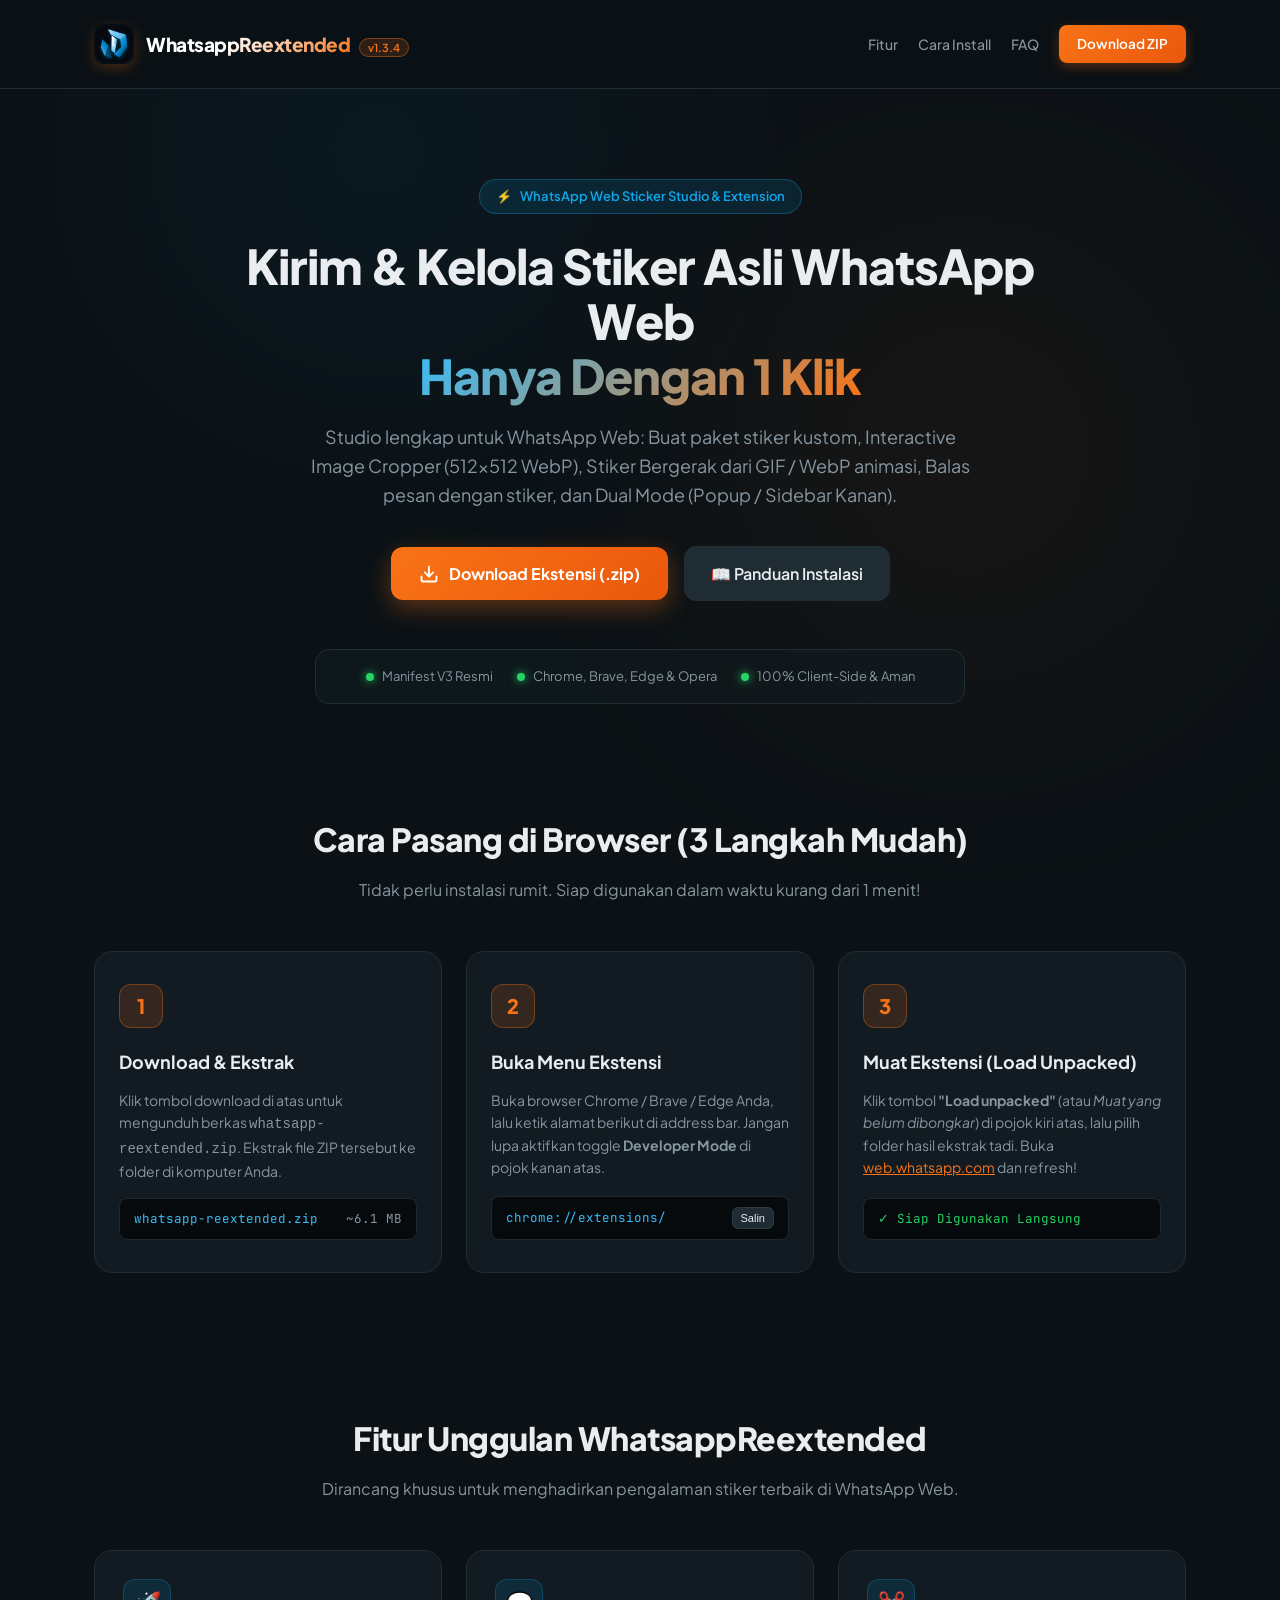
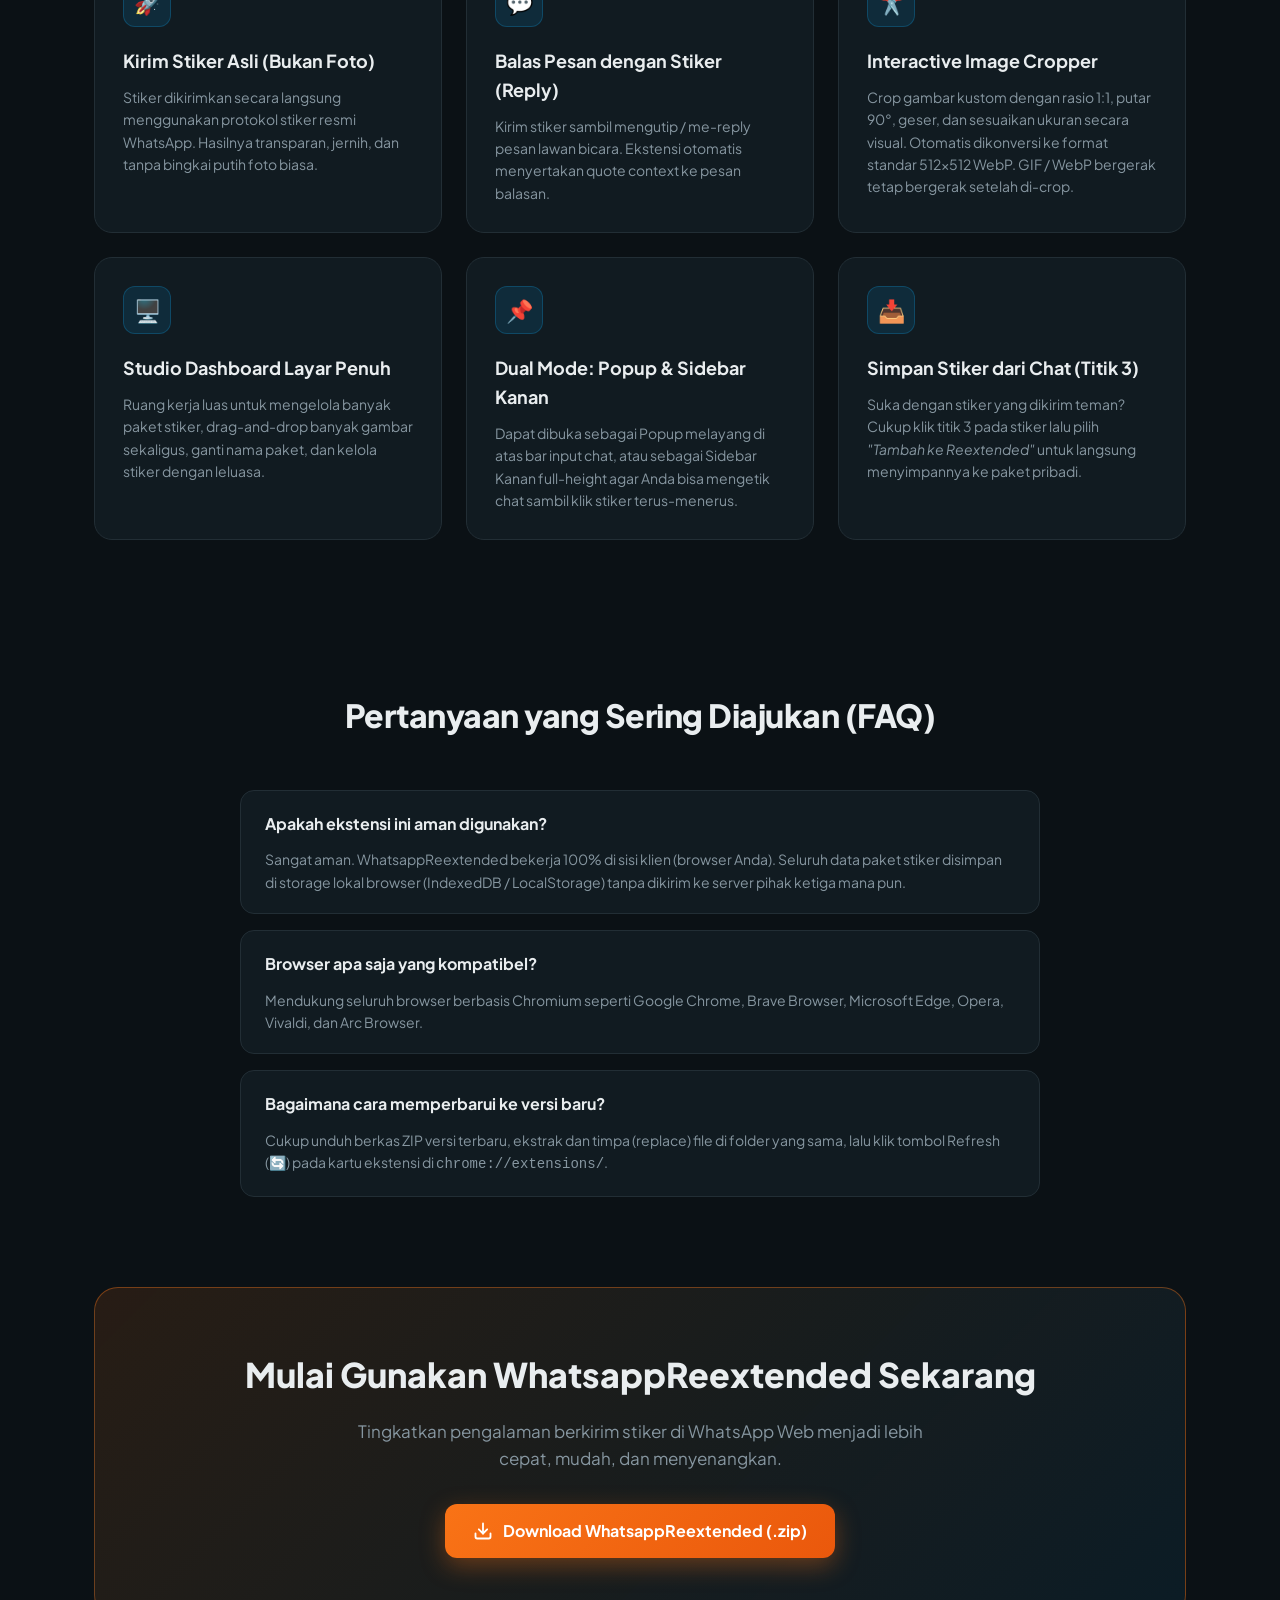
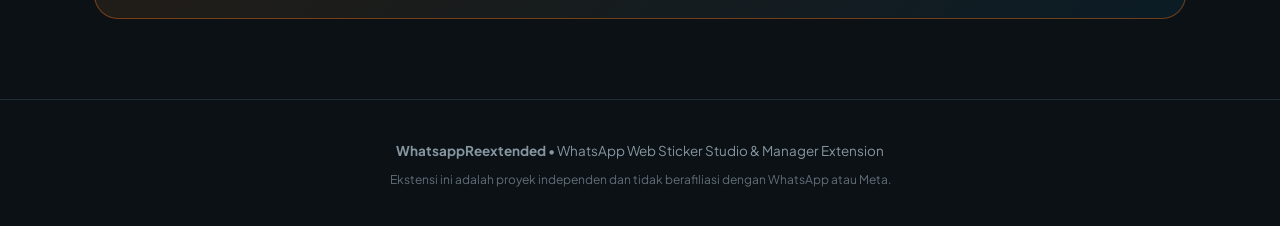
<file: index.html>
<!DOCTYPE html>
<html lang="id">
<head>
  <meta charset="UTF-8">
  <meta name="viewport" content="width=device-width, initial-scale=1.0">
  <title>WhatsappReextended - WhatsApp Web Sticker Manager & Studio Extension</title>
  <meta name="description" content="Ekstensi Chrome untuk mengelola, membuat, meng-crop, dan mengirim stiker asli WhatsApp Web hanya dengan 1 kali klik.">
  <link rel="icon" type="image/x-icon" href="favicon.ico">
  <link rel="icon" type="image/png" sizes="32x32" href="icons/icon32.png">
  <link rel="icon" type="image/png" sizes="16x16" href="icons/icon16.png">
  <link rel="apple-touch-icon" sizes="128x128" href="icons/icon128.png">
  <link rel="preconnect" href="https://fonts.googleapis.com">
  <link rel="preconnect" href="https://fonts.gstatic.com" crossorigin>
  <link href="https://fonts.googleapis.com/css2?family=Plus+Jakarta+Sans:wght@400;500;600;700;800&family=JetBrains+Mono:wght@500;600&display=swap" rel="stylesheet">

  <style>
    :root {
      --bg-dark: #0b1115;
      --bg-card: #111b21;
      --bg-card-hover: #182229;
      --bg-surface: #202c33;
      --border-color: #222e35;
      --border-accent: rgba(249, 115, 22, 0.4);
      --text-main: #e9edef;
      --text-muted: #8696a0;
      --accent-orange: #f97316;
      --accent-orange-hover: #ea580c;
      --accent-blue: #0ea5e9;
      --accent-green: #25d366;
      --font-sans: 'Plus Jakarta Sans', -apple-system, BlinkMacSystemFont, "Segoe UI", Roboto, sans-serif;
      --font-mono: 'JetBrains Mono', monospace;
    }

    * {
      box-sizing: border-box;
      margin: 0;
      padding: 0;
    }

    body {
      background-color: var(--bg-dark);
      color: var(--text-main);
      font-family: var(--font-sans);
      line-height: 1.6;
      overflow-x: hidden;
      selection-background-color: var(--accent-orange);
      selection-color: white;
    }

    /* Glow backdrop effects */
    .glow-blob {
      position: absolute;
      width: 500px;
      height: 500px;
      border-radius: 50%;
      filter: blur(140px);
      pointer-events: none;
      z-index: 0;
      opacity: 0.18;
    }
    .glow-blue {
      top: -100px;
      left: 10%;
      background: radial-gradient(circle, var(--accent-blue) 0%, transparent 70%);
    }
    .glow-orange {
      top: 200px;
      right: 5%;
      background: radial-gradient(circle, var(--accent-orange) 0%, transparent 70%);
    }

    .container {
      max-width: 1140px;
      margin: 0 auto;
      padding: 0 24px;
      position: relative;
      z-index: 1;
    }

    /* Header */
    header {
      padding: 24px 0;
      border-bottom: 1px solid var(--border-color);
      background: rgba(11, 17, 21, 0.75);
      backdrop-filter: blur(12px);
      position: sticky;
      top: 0;
      z-index: 100;
    }
    .nav-wrapper {
      display: flex;
      align-items: center;
      justify-content: space-between;
    }
    .logo-badge {
      display: flex;
      align-items: center;
      gap: 12px;
      text-decoration: none;
      color: var(--text-main);
    }
    .logo-badge img {
      width: 40px;
      height: 40px;
      border-radius: 10px;
      box-shadow: 0 4px 14px rgba(249, 115, 22, 0.25);
    }
    .logo-text {
      font-size: 19px;
      font-weight: 800;
      letter-spacing: -0.5px;
      background: linear-gradient(135deg, #ffffff 40%, var(--accent-orange) 100%);
      -webkit-background-clip: text;
      -webkit-text-fill-color: transparent;
    }
    .version-tag {
      font-size: 11px;
      padding: 2px 8px;
      background: rgba(249, 115, 22, 0.15);
      border: 1px solid var(--border-accent);
      color: var(--accent-orange);
      border-radius: 12px;
      font-weight: 600;
      margin-left: 6px;
    }

    .nav-links {
      display: flex;
      align-items: center;
      gap: 20px;
    }
    .nav-links a {
      color: var(--text-muted);
      text-decoration: none;
      font-size: 14px;
      font-weight: 500;
      transition: color 0.2s;
    }
    .nav-links a:hover {
      color: var(--accent-orange);
    }
    .btn-nav {
      padding: 8px 18px;
      background: linear-gradient(135deg, var(--accent-orange) 0%, #ea580c 100%);
      color: white !important;
      border-radius: 8px;
      font-weight: 600 !important;
      font-size: 13.5px !important;
      transition: all 0.2s;
      box-shadow: 0 4px 12px rgba(249, 115, 22, 0.3);
    }
    .btn-nav:hover {
      transform: translateY(-1px);
      box-shadow: 0 6px 18px rgba(249, 115, 22, 0.45);
    }

    /* Hero Section */
    .hero {
      padding: 90px 0 70px;
      text-align: center;
    }
    .hero-pill {
      display: inline-flex;
      align-items: center;
      gap: 8px;
      padding: 6px 16px;
      background: rgba(14, 165, 233, 0.12);
      border: 1px solid rgba(14, 165, 233, 0.3);
      border-radius: 30px;
      color: var(--accent-blue);
      font-size: 13px;
      font-weight: 600;
      margin-bottom: 24px;
    }
    .hero h1 {
      font-size: 48px;
      font-weight: 800;
      line-height: 1.15;
      letter-spacing: -1px;
      margin-bottom: 20px;
      max-width: 860px;
      margin-left: auto;
      margin-right: auto;
    }
    .hero h1 span.gradient {
      background: linear-gradient(135deg, #38bdf8 0%, var(--accent-orange) 100%);
      -webkit-background-clip: text;
      -webkit-text-fill-color: transparent;
    }
    .hero p {
      font-size: 18px;
      color: var(--text-muted);
      max-width: 680px;
      margin: 0 auto 36px;
      font-weight: 400;
    }
    .hero-actions {
      display: flex;
      align-items: center;
      justify-content: center;
      gap: 16px;
      flex-wrap: wrap;
    }
    .btn-primary {
      display: inline-flex;
      align-items: center;
      gap: 10px;
      padding: 14px 28px;
      background: linear-gradient(135deg, var(--accent-orange) 0%, #ea580c 100%);
      color: white;
      text-decoration: none;
      font-size: 16px;
      font-weight: 700;
      border-radius: 12px;
      box-shadow: 0 8px 24px rgba(249, 115, 22, 0.35);
      transition: all 0.25s cubic-bezier(0.16, 1, 0.3, 1);
    }
    .btn-primary:hover {
      transform: translateY(-2px);
      box-shadow: 0 12px 30px rgba(249, 115, 22, 0.5);
    }
    .btn-secondary {
      display: inline-flex;
      align-items: center;
      gap: 8px;
      padding: 14px 26px;
      background: var(--bg-surface);
      color: var(--text-main);
      text-decoration: none;
      font-size: 16px;
      font-weight: 600;
      border-radius: 12px;
      border: 1px solid var(--border-color);
      transition: all 0.2s;
    }
    .btn-secondary:hover {
      background: #2a3942;
      border-color: #374248;
      color: white;
    }

    /* Badges Bar */
    .compat-bar {
      display: flex;
      align-items: center;
      justify-content: center;
      gap: 24px;
      margin-top: 48px;
      padding: 16px;
      background: rgba(17, 27, 33, 0.6);
      border: 1px solid var(--border-color);
      border-radius: 14px;
      max-width: 650px;
      margin-left: auto;
      margin-right: auto;
      font-size: 13px;
      color: var(--text-muted);
    }
    .compat-item {
      display: flex;
      align-items: center;
      gap: 8px;
    }
    .compat-dot {
      width: 8px;
      height: 8px;
      background-color: var(--accent-green);
      border-radius: 50%;
      box-shadow: 0 0 10px var(--accent-green);
    }

    /* Step-by-Step Installation */
    .section-title {
      text-align: center;
      margin-bottom: 48px;
    }
    .section-title h2 {
      font-size: 32px;
      font-weight: 800;
      letter-spacing: -0.5px;
      margin-bottom: 12px;
    }
    .section-title p {
      color: var(--text-muted);
      font-size: 16px;
    }

    .steps-grid {
      display: grid;
      grid-template-columns: repeat(3, 1fr);
      gap: 24px;
      margin-bottom: 80px;
    }
    .step-card {
      background: var(--bg-card);
      border: 1px solid var(--border-color);
      border-radius: 18px;
      padding: 32px 24px;
      position: relative;
      transition: all 0.25s ease;
      display: flex;
      flex-direction: column;
    }
    .step-card:hover {
      border-color: rgba(249, 115, 22, 0.4);
      transform: translateY(-4px);
      box-shadow: 0 12px 32px rgba(0, 0, 0, 0.5);
      background: var(--bg-card-hover);
    }
    .step-number {
      width: 44px;
      height: 44px;
      background: rgba(249, 115, 22, 0.15);
      color: var(--accent-orange);
      border: 1px solid rgba(249, 115, 22, 0.35);
      border-radius: 12px;
      display: flex;
      align-items: center;
      justify-content: center;
      font-size: 20px;
      font-weight: 800;
      margin-bottom: 20px;
    }
    .step-card h3 {
      font-size: 18px;
      font-weight: 700;
      margin-bottom: 12px;
    }
    .step-card p {
      font-size: 14px;
      color: var(--text-muted);
      line-height: 1.6;
      flex: 1;
    }
    .code-box {
      margin-top: 16px;
      background: #060a0d;
      border: 1px solid #1c272e;
      border-radius: 8px;
      padding: 10px 14px;
      display: flex;
      align-items: center;
      justify-content: space-between;
      font-family: var(--font-mono);
      font-size: 12.5px;
      color: #38bdf8;
    }
    .btn-copy {
      background: var(--bg-surface);
      border: 1px solid #2a3942;
      color: var(--text-main);
      padding: 4px 8px;
      border-radius: 6px;
      font-size: 11px;
      cursor: pointer;
      transition: all 0.2s;
    }
    .btn-copy:hover {
      border-color: var(--accent-orange);
      color: var(--accent-orange);
    }

    /* Features Grid */
    .features-grid {
      display: grid;
      grid-template-columns: repeat(3, 1fr);
      gap: 24px;
      margin-bottom: 90px;
    }
    .feature-card {
      background: var(--bg-card);
      border: 1px solid var(--border-color);
      border-radius: 18px;
      padding: 28px;
      transition: all 0.2s ease;
    }
    .feature-card:hover {
      border-color: rgba(14, 165, 233, 0.4);
      background: var(--bg-card-hover);
      transform: translateY(-3px);
    }
    .feature-icon {
      width: 48px;
      height: 48px;
      border-radius: 12px;
      background: rgba(14, 165, 233, 0.12);
      border: 1px solid rgba(14, 165, 233, 0.25);
      color: var(--accent-blue);
      display: flex;
      align-items: center;
      justify-content: center;
      font-size: 22px;
      margin-bottom: 20px;
    }
    .feature-card h3 {
      font-size: 18px;
      font-weight: 700;
      margin-bottom: 10px;
    }
    .feature-card p {
      font-size: 14px;
      color: var(--text-muted);
      line-height: 1.6;
    }

    /* FAQ Section */
    .faq-list {
      max-width: 800px;
      margin: 0 auto 90px;
      display: flex;
      flex-direction: column;
      gap: 16px;
    }
    .faq-item {
      background: var(--bg-card);
      border: 1px solid var(--border-color);
      border-radius: 14px;
      padding: 20px 24px;
      cursor: pointer;
      transition: all 0.2s;
    }
    .faq-item:hover {
      border-color: #374248;
    }
    .faq-question {
      font-size: 16px;
      font-weight: 700;
      display: flex;
      align-items: center;
      justify-content: space-between;
    }
    .faq-answer {
      margin-top: 12px;
      font-size: 14px;
      color: var(--text-muted);
      line-height: 1.6;
    }

    /* Call to Action Banner */
    .cta-banner {
      background: linear-gradient(135deg, rgba(249, 115, 22, 0.12) 0%, rgba(14, 165, 233, 0.08) 100%);
      border: 1px solid var(--border-accent);
      border-radius: 24px;
      padding: 60px 40px;
      text-align: center;
      margin-bottom: 80px;
    }
    .cta-banner h2 {
      font-size: 34px;
      font-weight: 800;
      margin-bottom: 16px;
    }
    .cta-banner p {
      font-size: 17px;
      color: var(--text-muted);
      max-width: 600px;
      margin: 0 auto 32px;
    }

    /* Footer */
    footer {
      border-top: 1px solid var(--border-color);
      padding: 40px 0;
      text-align: center;
      color: var(--text-muted);
      font-size: 13.5px;
    }
    footer a {
      color: var(--text-main);
      text-decoration: none;
    }
    footer a:hover {
      color: var(--accent-orange);
    }

    /* Responsive */
    @media (max-width: 900px) {
      .steps-grid, .features-grid {
        grid-template-columns: 1fr;
      }
      .hero h1 {
        font-size: 34px;
      }
      .compat-bar {
        flex-direction: column;
        gap: 12px;
      }
    }
  </style>
</head>
<body>

  <!-- Glow Backgrounds -->
  <div class="glow-blob glow-blue"></div>
  <div class="glow-blob glow-orange"></div>

  <!-- Header -->
  <header>
    <div class="container nav-wrapper">
      <a href="#" class="logo-badge">
        <img src="icons/logo.png" alt="WhatsappReextended Logo">
        <div>
          <span class="logo-text">WhatsappReextended</span>
          <span class="version-tag">v1.3.4</span>
        </div>
      </a>
      <nav class="nav-links">
        <a href="#fitur">Fitur</a>
        <a href="#cara-install">Cara Install</a>
        <a href="#faq">FAQ</a>
        <a href="whatsapp-reextended.zip" download class="btn-nav">Download ZIP</a>
      </nav>
    </div>
  </header>

  <!-- Hero Section -->
  <section class="hero">
    <div class="container">
      <div class="hero-pill">
        <span>⚡</span>
        <span>WhatsApp Web Sticker Studio & Extension</span>
      </div>
      <h1>Kirim & Kelola Stiker Asli WhatsApp Web <br><span class="gradient">Hanya Dengan 1 Klik</span></h1>
      <p>Studio lengkap untuk WhatsApp Web: Buat paket stiker kustom, Interactive Image Cropper (512×512 WebP), Stiker Bergerak dari GIF / WebP animasi, Balas pesan dengan stiker, dan Dual Mode (Popup / Sidebar Kanan).</p>
      
      <div class="hero-actions">
        <a href="whatsapp-reextended.zip" download class="btn-primary">
          <svg width="20" height="20" viewBox="0 0 24 24" fill="none" stroke="currentColor" stroke-width="2.2" stroke-linecap="round" stroke-linejoin="round">
            <path d="M21 15v4a2 2 0 0 1-2 2H5a2 2 0 0 1-2-2v-4"></path>
            <polyline points="7 10 12 15 17 10"></polyline>
            <line x1="12" y1="15" x2="12" y2="3"></line>
          </svg>
          <span>Download Ekstensi (.zip)</span>
        </a>
        <a href="#cara-install" class="btn-secondary">
          <span>📖 Panduan Instalasi</span>
        </a>
      </div>

      <div class="compat-bar">
        <div class="compat-item">
          <div class="compat-dot"></div>
          <span>Manifest V3 Resmi</span>
        </div>
        <div class="compat-item">
          <div class="compat-dot"></div>
          <span>Chrome, Brave, Edge & Opera</span>
        </div>
        <div class="compat-item">
          <div class="compat-dot"></div>
          <span>100% Client-Side & Aman</span>
        </div>
      </div>
    </div>
  </section>

  <!-- Installation Steps -->
  <section id="cara-install" style="padding: 40px 0;">
    <div class="container">
      <div class="section-title">
        <h2>Cara Pasang di Browser (3 Langkah Mudah)</h2>
        <p>Tidak perlu instalasi rumit. Siap digunakan dalam waktu kurang dari 1 menit!</p>
      </div>

      <div class="steps-grid">
        <!-- Step 1 -->
        <div class="step-card">
          <div class="step-number">1</div>
          <h3>Download & Ekstrak</h3>
          <p>Klik tombol download di atas untuk mengunduh berkas <code>whatsapp-reextended.zip</code>. Ekstrak file ZIP tersebut ke folder di komputer Anda.</p>
          <div class="code-box">
            <span>whatsapp-reextended.zip</span>
            <span style="color:var(--text-muted);">~6.1 MB</span>
          </div>
        </div>

        <!-- Step 2 -->
        <div class="step-card">
          <div class="step-number">2</div>
          <h3>Buka Menu Ekstensi</h3>
          <p>Buka browser Chrome / Brave / Edge Anda, lalu ketik alamat berikut di address bar. Jangan lupa aktifkan toggle <strong>Developer Mode</strong> di pojok kanan atas.</p>
          <div class="code-box">
            <span id="ext-url">chrome://extensions/</span>
            <button class="btn-copy" onclick="copyText('chrome://extensions/')">Salin</button>
          </div>
        </div>

        <!-- Step 3 -->
        <div class="step-card">
          <div class="step-number">3</div>
          <h3>Muat Ekstensi (Load Unpacked)</h3>
          <p>Klik tombol <strong>"Load unpacked"</strong> (atau <em>Muat yang belum dibongkar</em>) di pojok kiri atas, lalu pilih folder hasil ekstrak tadi. Buka <a href="https://web.whatsapp.com/" target="_blank" style="color:var(--accent-orange);">web.whatsapp.com</a> dan refresh!</p>
          <div class="code-box">
            <span style="color:var(--accent-green);">✓ Siap Digunakan Langsung</span>
          </div>
        </div>
      </div>
    </div>
  </section>

  <!-- Features Grid -->
  <section id="fitur" style="padding: 20px 0 60px;">
    <div class="container">
      <div class="section-title">
        <h2>Fitur Unggulan WhatsappReextended</h2>
        <p>Dirancang khusus untuk menghadirkan pengalaman stiker terbaik di WhatsApp Web.</p>
      </div>

      <div class="features-grid">
        <div class="feature-card">
          <div class="feature-icon">🚀</div>
          <h3>Kirim Stiker Asli (Bukan Foto)</h3>
          <p>Stiker dikirimkan secara langsung menggunakan protokol stiker resmi WhatsApp. Hasilnya transparan, jernih, dan tanpa bingkai putih foto biasa.</p>
        </div>

        <div class="feature-card">
          <div class="feature-icon">💬</div>
          <h3>Balas Pesan dengan Stiker (Reply)</h3>
          <p>Kirim stiker sambil mengutip / me-reply pesan lawan bicara. Ekstensi otomatis menyertakan quote context ke pesan balasan.</p>
        </div>

        <div class="feature-card">
          <div class="feature-icon">✂️</div>
          <h3>Interactive Image Cropper</h3>
          <p>Crop gambar kustom dengan rasio 1:1, putar 90°, geser, dan sesuaikan ukuran secara visual. Otomatis dikonversi ke format standar 512×512 WebP. GIF / WebP bergerak tetap bergerak setelah di-crop.</p>
        </div>

        <div class="feature-card">
          <div class="feature-icon">🖥️</div>
          <h3>Studio Dashboard Layar Penuh</h3>
          <p>Ruang kerja luas untuk mengelola banyak paket stiker, drag-and-drop banyak gambar sekaligus, ganti nama paket, dan kelola stiker dengan leluasa.</p>
        </div>

        <div class="feature-card">
          <div class="feature-icon">📌</div>
          <h3>Dual Mode: Popup & Sidebar Kanan</h3>
          <p>Dapat dibuka sebagai Popup melayang di atas bar input chat, atau sebagai Sidebar Kanan full-height agar Anda bisa mengetik chat sambil klik stiker terus-menerus.</p>
        </div>

        <div class="feature-card">
          <div class="feature-icon">📥</div>
          <h3>Simpan Stiker dari Chat (Titik 3)</h3>
          <p>Suka dengan stiker yang dikirim teman? Cukup klik titik 3 pada stiker lalu pilih <em>"Tambah ke Reextended"</em> untuk langsung menyimpannya ke paket pribadi.</p>
        </div>
      </div>
    </div>
  </section>

  <!-- FAQ Section -->
  <section id="faq">
    <div class="container">
      <div class="section-title">
        <h2>Pertanyaan yang Sering Diajukan (FAQ)</h2>
      </div>

      <div class="faq-list">
        <div class="faq-item">
          <div class="faq-question">Apakah ekstensi ini aman digunakan?</div>
          <div class="faq-answer">Sangat aman. WhatsappReextended bekerja 100% di sisi klien (browser Anda). Seluruh data paket stiker disimpan di storage lokal browser (IndexedDB / LocalStorage) tanpa dikirim ke server pihak ketiga mana pun.</div>
        </div>

        <div class="faq-item">
          <div class="faq-question">Browser apa saja yang kompatibel?</div>
          <div class="faq-answer">Mendukung seluruh browser berbasis Chromium seperti Google Chrome, Brave Browser, Microsoft Edge, Opera, Vivaldi, dan Arc Browser.</div>
        </div>

        <div class="faq-item">
          <div class="faq-question">Bagaimana cara memperbarui ke versi baru?</div>
          <div class="faq-answer">Cukup unduh berkas ZIP versi terbaru, ekstrak dan timpa (replace) file di folder yang sama, lalu klik tombol Refresh (🔄) pada kartu ekstensi di <code>chrome://extensions/</code>.</div>
        </div>
      </div>

      <!-- CTA Banner -->
      <div class="cta-banner">
        <h2>Mulai Gunakan WhatsappReextended Sekarang</h2>
        <p>Tingkatkan pengalaman berkirim stiker di WhatsApp Web menjadi lebih cepat, mudah, dan menyenangkan.</p>
        <a href="whatsapp-reextended.zip" download class="btn-primary">
          <svg width="20" height="20" viewBox="0 0 24 24" fill="none" stroke="currentColor" stroke-width="2.2" stroke-linecap="round" stroke-linejoin="round">
            <path d="M21 15v4a2 2 0 0 1-2 2H5a2 2 0 0 1-2-2v-4"></path>
            <polyline points="7 10 12 15 17 10"></polyline>
            <line x1="12" y1="15" x2="12" y2="3"></line>
          </svg>
          <span>Download WhatsappReextended (.zip)</span>
        </a>
      </div>
    </div>
  </section>

  <!-- Footer -->
  <footer>
    <div class="container">
      <p style="margin-bottom: 8px;"><strong>WhatsappReextended</strong> &bull; WhatsApp Web Sticker Studio & Manager Extension</p>
      <p style="font-size: 12px; opacity: 0.7;">Ekstensi ini adalah proyek independen dan tidak berafiliasi dengan WhatsApp atau Meta.</p>
    </div>
  </footer>

  <script>
    function copyText(text) {
      navigator.clipboard.writeText(text).then(() => {
        alert('Tautan disalin: ' + text);
      });
    }
  </script>
</body>
</html>
</file>
